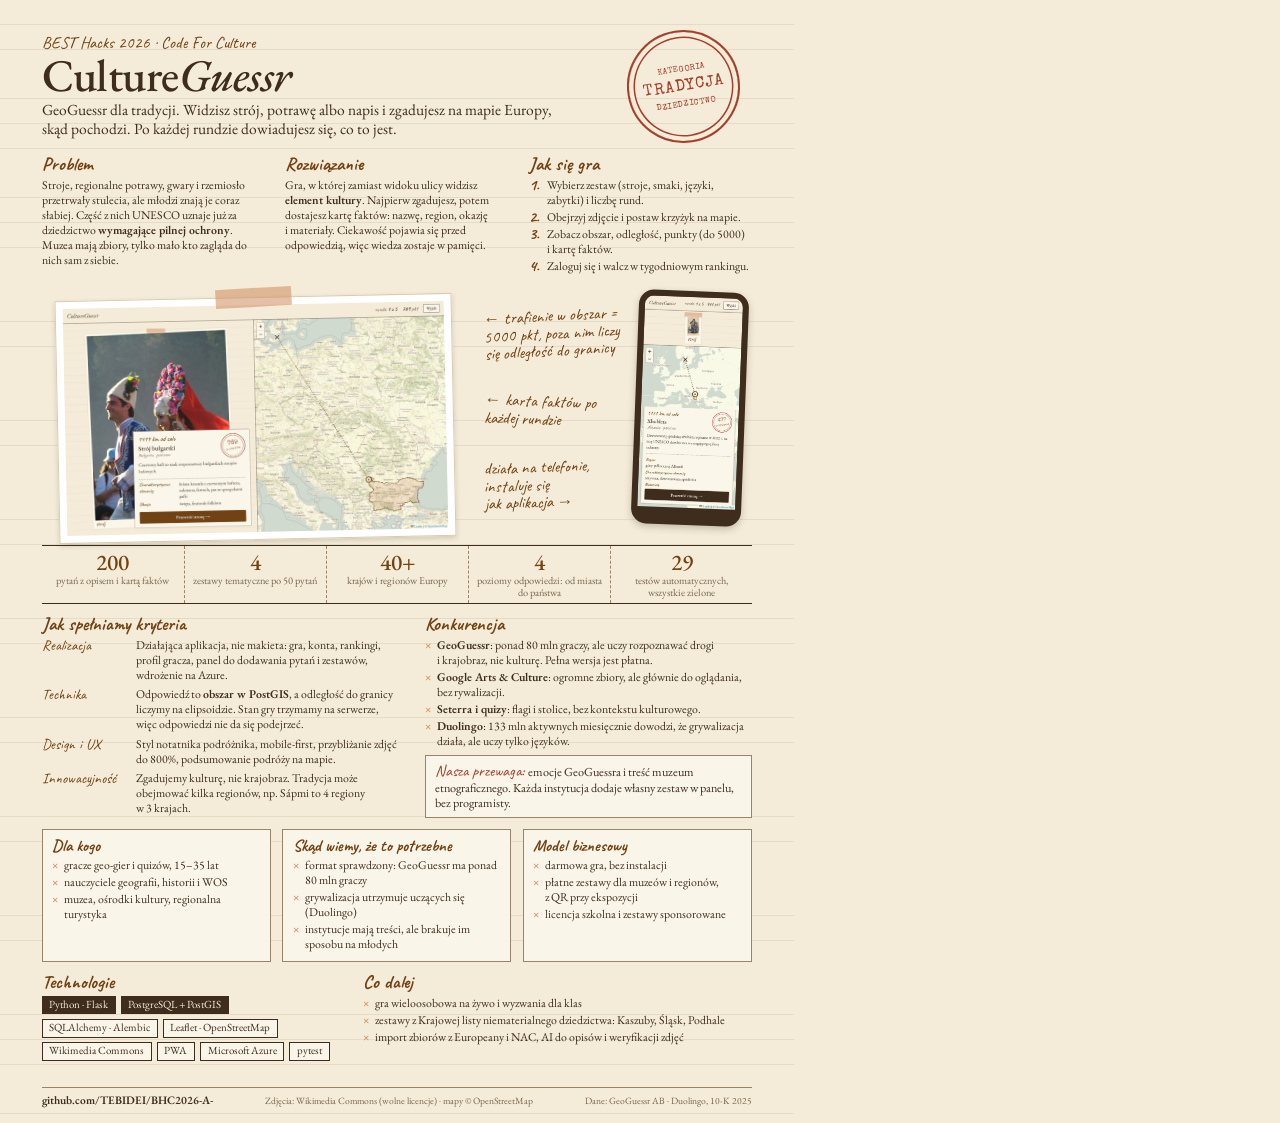
<file: onepager/onepager.html>
<!doctype html>
<html lang="pl">
<head>
<meta charset="utf-8">
<title>CultureGuessr OnePager</title>
<link rel="preconnect" href="https://fonts.googleapis.com">
<link href="https://fonts.googleapis.com/css2?family=Caveat:wght@500;700&family=EB+Garamond:ital,wght@0,400;0,500;0,600;0,700;1,400&family=Special+Elite&display=swap" rel="stylesheet">
<style>
  :root {
    --paper: #F4ECD8;
    --card: #FAF5E9;
    --ink: #3E2C1C;
    --primary: #704214;
    --accent: #D08C60;
    --line: #9A8467;
    --muted: #7A654C;
    --stamp: #A3402E;
  }
  @page { size: A4; margin: 0; }
  * { box-sizing: border-box; margin: 0; padding: 0; }
  html, body { background: var(--paper); }
  body {
    width: 210mm; height: 297mm; overflow: hidden; position: relative;
    font-family: "EB Garamond", Georgia, serif; color: var(--ink);
    font-size: 8.9pt; line-height: 1.27;
    background:
      repeating-linear-gradient(to bottom, transparent 0, transparent 6.4mm, rgba(154,132,103,.16) 6.4mm, rgba(154,132,103,.16) 6.55mm),
      var(--paper);
    padding: 8mm 11mm 0 11mm;
    -webkit-print-color-adjust: exact; print-color-adjust: exact;
  }
  section { margin-top: 3mm; }
  h2 {
    font-family: "Caveat", cursive; font-weight: 700; color: var(--primary);
    font-size: 14pt; line-height: 1; margin-bottom: 1.1mm;
  }
  b { font-weight: 600; }
  ul { list-style: none; }
  li { position: relative; padding-left: 3.2mm; margin-bottom: .5mm; }
  li::before { content: "×"; position: absolute; left: 0; top: -.2pt; color: var(--accent); font-weight: 700; }

  /* header */
  header { display: flex; justify-content: space-between; align-items: center; }
  .kicker { font-family: "Caveat", cursive; font-size: 12.5pt; color: var(--primary); line-height: 1; }
  h1 { font-size: 34pt; font-weight: 500; line-height: .95; letter-spacing: -.4pt; margin-top: .6mm; }
  .tagline { font-size: 11.6pt; margin-top: 1.2mm; max-width: 140mm; line-height: 1.22; }
  .stamp {
    font-family: "Special Elite", monospace; color: var(--stamp);
    border: 2pt solid var(--stamp); border-radius: 50%; flex: none;
    width: 30mm; height: 30mm; display: flex; flex-direction: column; align-items: center; justify-content: center;
    transform: rotate(-9deg); text-align: center; margin-right: 3mm;
    box-shadow: inset 0 0 0 1.2mm var(--paper), inset 0 0 0 1.6mm var(--stamp);
  }
  .stamp small { font-size: 6.2pt; letter-spacing: .5pt; }
  .stamp b { font-size: 12pt; font-weight: 400; letter-spacing: .8pt; margin: .5mm 0; }

  /* intro */
  .intro { display: grid; grid-template-columns: 1fr 1fr 1fr; gap: 5.5mm; }
  .steps li { padding-left: 4.6mm; }
  .steps li::before { content: attr(data-n); font-family: "Caveat", cursive; font-size: 12pt; top: -2pt; color: var(--primary); }

  /* screenshots */
  .shots { position: relative; height: 64mm; margin-top: 4.2mm; }
  .print {
    position: absolute; background: #fff; padding: 1.8mm; border: .4pt solid #d9ccb0;
    box-shadow: 0 .6mm 1.4mm rgba(62,44,28,.18);
  }
  .print::before {
    content: ""; position: absolute; width: 20mm; height: 5mm; left: 50%; top: -2.6mm; margin-left: -10mm;
    background: rgba(208,140,96,.55); transform: rotate(-2deg);
  }
  .print img { display: block; width: 100%; }
  .hero { left: 4mm; top: 1.5mm; width: 105mm; transform: rotate(-1.2deg); }
  .phone {
    position: absolute; right: 2mm; top: 0; width: 29mm; height: 62mm; border-radius: 4mm; overflow: hidden;
    border: 1.6mm solid var(--ink); background: var(--ink); transform: rotate(2.2deg);
    box-shadow: 0 .8mm 2mm rgba(62,44,28,.25);
  }
  .phone img { width: 100%; display: block; }
  .note {
    position: absolute; font-family: "Caveat", cursive; color: var(--primary); font-size: 12.5pt; line-height: 1.05;
    left: 117mm; width: 37mm;
  }
  .note-a { top: 4mm; transform: rotate(-3deg); }
  .note-b { top: 27mm; transform: rotate(2deg); }
  .note-c { top: 44mm; transform: rotate(-2deg); }
  .note::before { content: "← "; }
  .note-c::before { content: ""; }
  .note-c::after { content: "\00a0→"; }

  /* numbers */
  .numbers {
    display: grid; grid-template-columns: repeat(5, 1fr);
    border-top: 1pt solid var(--ink); border-bottom: 1pt solid var(--ink);
  }
  .numbers div { padding: 1.3mm 1.5mm 1.2mm; text-align: center; border-left: .5pt dashed var(--line); }
  .numbers div:first-child { border-left: 0; }
  .numbers b { display: block; font-size: 17pt; font-weight: 500; line-height: 1; color: var(--primary); }
  .numbers span { font-size: 7.8pt; color: var(--muted); line-height: 1.12; display: block; margin-top: .5mm; }

  /* criteria + competition */
  .cols { display: grid; grid-template-columns: 1.1fr 1fr; gap: 6mm; }
  .crit { display: grid; grid-template-columns: 23mm 1fr; column-gap: 2mm; row-gap: 1.1mm; }
  .crit dt { font-family: "Caveat", cursive; font-size: 11pt; color: var(--primary); line-height: 1.05; }
  .usp {
    margin-top: 1.6mm; background: var(--card); border: .6pt solid var(--line); padding: 1.5mm 2.4mm;
    font-size: 9.2pt; line-height: 1.22;
  }
  .usp span { font-family: "Caveat", cursive; font-size: 12pt; color: var(--stamp); }

  /* business */
  .biz { display: grid; grid-template-columns: repeat(3, 1fr); gap: 3mm; }
  .card { background: var(--card); border: .6pt solid var(--line); padding: 2mm 2.5mm 1.8mm; }
  .card h3 { font-family: "Caveat", cursive; font-weight: 700; font-size: 12.5pt; color: var(--primary); line-height: 1; margin-bottom: 1mm; }

  /* bottom */
  .bottom { display: grid; grid-template-columns: 1fr 1.3fr; gap: 6mm; }
  .chips { display: flex; flex-wrap: wrap; gap: 1.2mm; }
  .chips span { border: .6pt solid var(--ink); padding: .35mm 1.8mm; font-size: 8.2pt; background: var(--card); white-space: nowrap; }
  .chips span.k { background: var(--ink); color: var(--paper); }
  footer {
    position: absolute; left: 11mm; right: 11mm; bottom: 4mm; display: flex; white-space: nowrap; gap: 4mm; justify-content: space-between; align-items: baseline;
    font-size: 7.2pt; color: var(--muted); border-top: .5pt solid var(--line); padding-top: 1.2mm;
  }
  footer b { color: var(--ink); font-weight: 600; font-size: 8.6pt; }
</style>
</head>
<body>

<header>
  <div>
    <p class="kicker">BEST Hacks 2026 · Code For Culture</p>
    <h1>Culture<i>Guessr</i></h1>
    <p class="tagline">GeoGuessr dla tradycji. Widzisz strój, potrawę albo napis i&nbsp;zgadujesz na mapie Europy, skąd pochodzi. Po każdej rundzie dowiadujesz się, co to jest.</p>
  </div>
  <div class="stamp"><small>KATEGORIA</small><b>TRADYCJA</b><small>DZIEDZICTWO</small></div>
</header>

<section class="intro">
  <div>
    <h2>Problem</h2>
    <p>Stroje, regionalne potrawy, gwary i&nbsp;rzemiosło przetrwały stulecia, ale młodzi znają je coraz słabiej. Część z&nbsp;nich UNESCO uznaje już za dziedzictwo <b>wymagające pilnej ochrony</b>. Muzea mają zbiory, tylko mało kto zagląda do nich sam z&nbsp;siebie.</p>
  </div>
  <div>
    <h2>Rozwiązanie</h2>
    <p>Gra, w&nbsp;której zamiast widoku ulicy widzisz <b>element kultury</b>. Najpierw zgadujesz, potem dostajesz kartę faktów: nazwę, region, okazję i&nbsp;materiały. Ciekawość pojawia się przed odpowiedzią, więc wiedza zostaje w&nbsp;pamięci.</p>
  </div>
  <div>
    <h2>Jak się gra</h2>
    <ul class="steps">
      <li data-n="1.">Wybierz zestaw (stroje, smaki, języki, zabytki) i&nbsp;liczbę rund.</li>
      <li data-n="2.">Obejrzyj zdjęcie i&nbsp;postaw krzyżyk na mapie.</li>
      <li data-n="3.">Zobacz obszar, odległość, punkty (do 5000) i&nbsp;kartę faktów.</li>
      <li data-n="4.">Zaloguj się i&nbsp;walcz w&nbsp;tygodniowym rankingu.</li>
    </ul>
  </div>
</section>

<section class="shots">
  <figure class="print hero"><img src="img/hero.jpg" alt="Wynik rundy: strój bułgarski, obszar Bułgarii na mapie i karta faktów"></figure>
  <p class="note note-a">trafienie w&nbsp;obszar = 5000&nbsp;pkt, poza nim liczy się odległość do granicy</p>
  <p class="note note-b">karta faktów po każdej rundzie</p>
  <p class="note note-c">działa na telefonie, instaluje się jak&nbsp;aplikacja</p>
  <div class="phone"><img src="img/phone.jpg" alt="Wersja mobilna: xhubleta, Albania"></div>
</section>

<section class="numbers">
  <div><b>200</b><span>pytań z&nbsp;opisem i&nbsp;kartą faktów</span></div>
  <div><b>4</b><span>zestawy tematyczne po 50 pytań</span></div>
  <div><b>40+</b><span>krajów i&nbsp;regionów Europy</span></div>
  <div><b>4</b><span>poziomy odpowiedzi: od miasta do państwa</span></div>
  <div><b>29</b><span>testów automatycznych, wszystkie zielone</span></div>
</section>

<section class="cols">
  <div>
    <h2>Jak spełniamy kryteria</h2>
    <dl class="crit">
      <dt>Realizacja</dt>
      <dd>Działająca aplikacja, nie makieta: gra, konta, rankingi, profil gracza, panel do dodawania pytań i&nbsp;zestawów, wdrożenie na Azure.</dd>
      <dt>Technika</dt>
      <dd>Odpowiedź to <b>obszar w&nbsp;PostGIS</b>, a&nbsp;odległość do granicy liczymy na elipsoidzie. Stan gry trzymamy na serwerze, więc odpowiedzi nie da się podejrzeć.</dd>
      <dt>Design i&nbsp;UX</dt>
      <dd>Styl notatnika podróżnika, mobile-first, przybliżanie zdjęć do 800%, podsumowanie podróży na mapie.</dd>
      <dt>Innowacyjność</dt>
      <dd>Zgadujemy kulturę, nie krajobraz. Tradycja może obejmować kilka regionów, np. Sápmi to 4&nbsp;regiony w&nbsp;3&nbsp;krajach.</dd>
    </dl>
  </div>
  <div>
    <h2>Konkurencja</h2>
    <ul>
      <li><b>GeoGuessr</b>: ponad 80 mln graczy, ale uczy rozpoznawać drogi i&nbsp;krajobraz, nie kulturę. Pełna wersja jest płatna.</li>
      <li><b>Google Arts &amp; Culture</b>: ogromne zbiory, ale głównie do oglądania, bez rywalizacji.</li>
      <li><b>Seterra i&nbsp;quizy</b>: flagi i&nbsp;stolice, bez kontekstu kulturowego.</li>
      <li><b>Duolingo</b>: 133 mln aktywnych miesięcznie dowodzi, że grywalizacja działa, ale uczy tylko języków.</li>
    </ul>
    <p class="usp"><span>Nasza przewaga:</span>&nbsp; emocje GeoGuessra i&nbsp;treść muzeum etnograficznego. Każda instytucja dodaje własny zestaw w&nbsp;panelu, bez programisty.</p>
  </div>
</section>

<section class="biz">
  <div class="card">
    <h3>Dla kogo</h3>
    <ul>
      <li>gracze geo-gier i&nbsp;quizów, 15–35 lat</li>
      <li>nauczyciele geografii, historii i&nbsp;WOS</li>
      <li>muzea, ośrodki kultury, regionalna turystyka</li>
    </ul>
  </div>
  <div class="card">
    <h3>Skąd wiemy, że to potrzebne</h3>
    <ul>
      <li>format sprawdzony: GeoGuessr ma ponad 80 mln graczy</li>
      <li>grywalizacja utrzymuje uczących się (Duolingo)</li>
      <li>instytucje mają treści, ale brakuje im sposobu na młodych</li>
    </ul>
  </div>
  <div class="card">
    <h3>Model biznesowy</h3>
    <ul>
      <li>darmowa gra, bez instalacji</li>
      <li>płatne zestawy dla muzeów i&nbsp;regionów, z&nbsp;QR przy ekspozycji</li>
      <li>licencja szkolna i&nbsp;zestawy sponsorowane</li>
    </ul>
  </div>
</section>

<section class="bottom">
  <div>
    <h2>Technologie</h2>
    <div class="chips">
      <span class="k">Python · Flask</span><span class="k">PostgreSQL + PostGIS</span>
      <span>SQLAlchemy · Alembic</span><span>Leaflet · OpenStreetMap</span>
      <span>Wikimedia Commons</span><span>PWA</span><span>Microsoft Azure</span><span>pytest</span>
    </div>
  </div>
  <div>
    <h2>Co dalej</h2>
    <ul>
      <li>gra wieloosobowa na żywo i&nbsp;wyzwania dla klas</li>
      <li>zestawy z&nbsp;Krajowej listy niematerialnego dziedzictwa: Kaszuby, Śląsk, Podhale</li>
      <li>import zbiorów z&nbsp;Europeany i&nbsp;NAC, AI do opisów i&nbsp;weryfikacji zdjęć</li>
    </ul>
  </div>
</section>

<footer>
  <b>github.com/TEBIDEI/BHC2026-A-</b>
  <span>Zdjęcia: Wikimedia Commons (wolne licencje) · mapy © OpenStreetMap</span>
  <span>Dane: GeoGuessr AB · Duolingo, 10-K 2025</span>
</footer>

</body>
</html>
</file>
